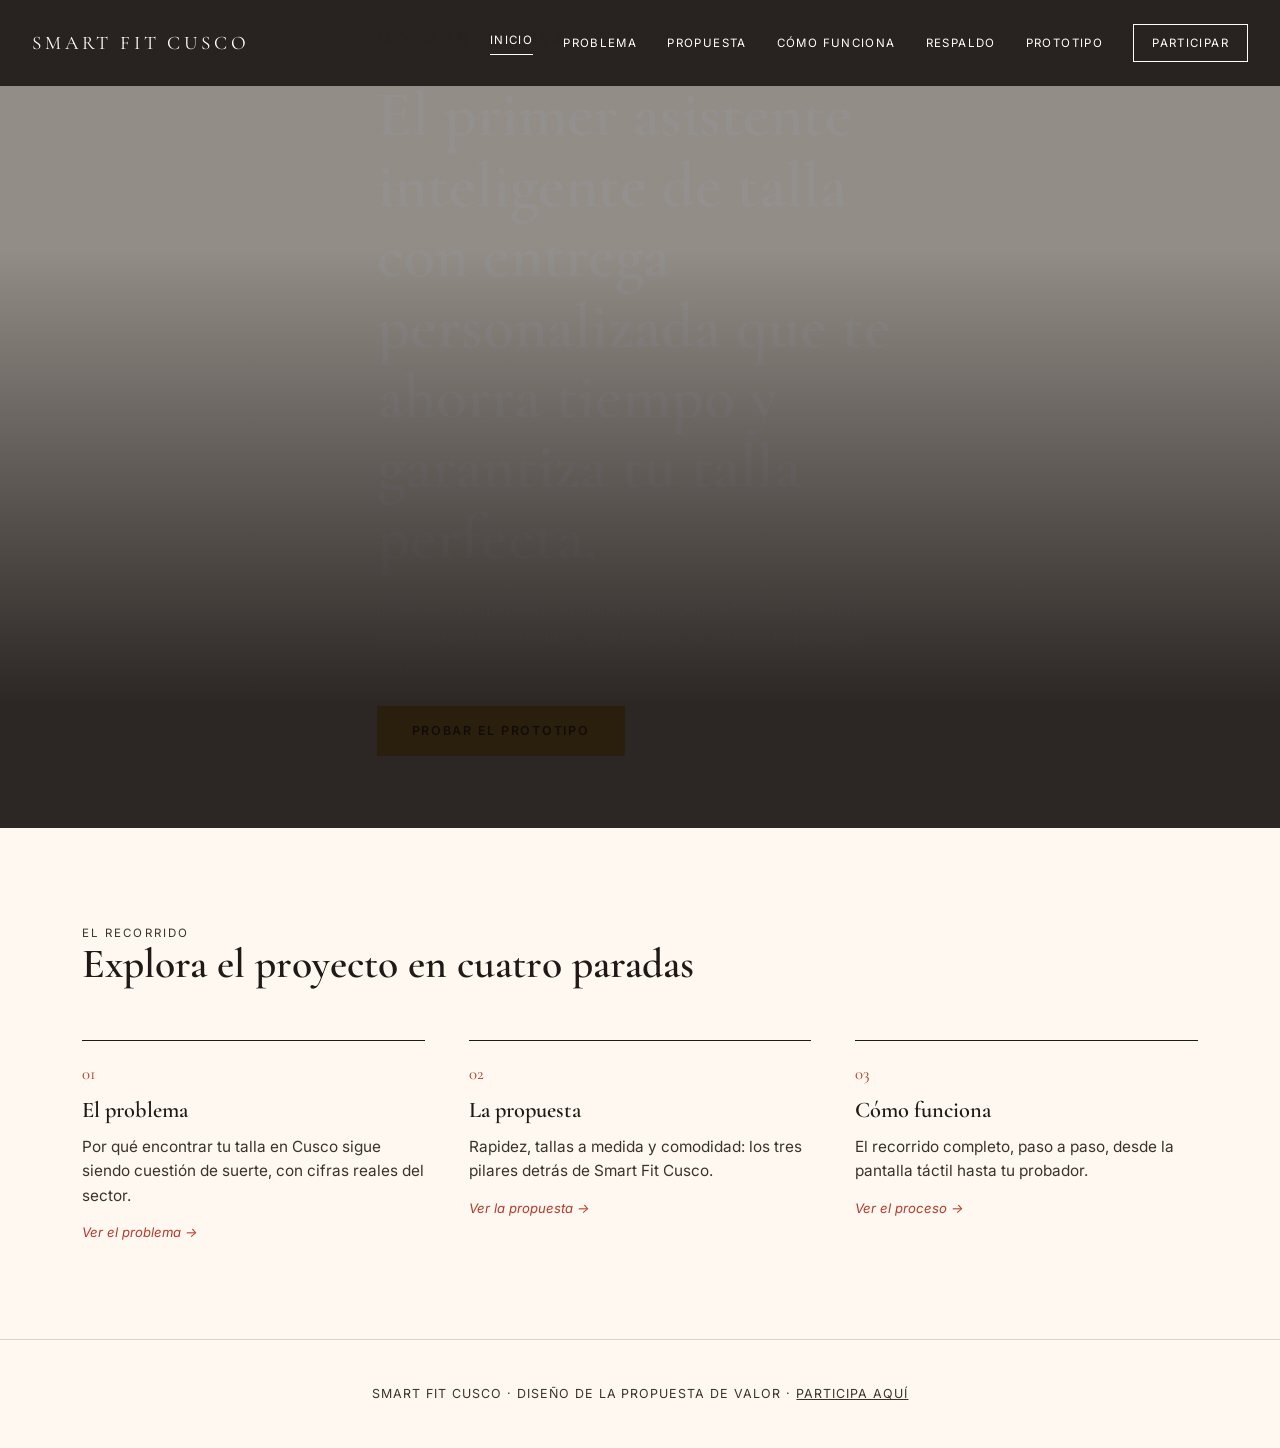
<file: index.html>
<!DOCTYPE html>
<html lang="es">
<head>
<meta charset="UTF-8">
<meta name="viewport" content="width=device-width, initial-scale=1">
<title>Smart Fit Cusco</title>
<link rel="preconnect" href="https://fonts.googleapis.com">
<link rel="preconnect" href="https://fonts.gstatic.com" crossorigin>
<link href="https://fonts.googleapis.com/css2?family=Cormorant+Garamond:ital,wght@0,400;0,600;1,400&family=Inter:wght@300;400;500;600&display=swap" rel="stylesheet">
<link rel="stylesheet" href="assets/style.css">
</head>
<body>

  <nav class="site-nav">
    <a class="logo" href="index.html">SMART FIT CUSCO</a>
    <button class="nav-toggle" aria-label="Abrir menú">☰</button>
    <div class="nav-links">
      <a href="index.html" class="active">Inicio</a>
      <a href="problema.html">Problema</a>
      <a href="propuesta.html">Propuesta</a>
      <a href="como-funciona.html">Cómo funciona</a>
      <a href="respaldo.html">Respaldo</a>
      <a href="prototipo.html">Prototipo</a>
      <a href="contacto.html" class="nav-cta">Participar</a>
    </div>
  </nav>

  <header class="hero" style="background-image:url('https://images.pexels.com/photos/1488470/pexels-photo-1488470.jpeg?cs=srgb&fm=jpg&w=1800')">
    <div class="wrap">
      <p class="label">Moda inclusiva · Cusco</p>
      <h1>El primer asistente inteligente de talla con entrega personalizada que te ahorra tiempo y garantiza tu talla perfecta.</h1>
      <p>Ingresas tus medidas, el sistema encuentra tu ajuste exacto en el catálogo disponible, y lo recibes ya listo en tu probador — de forma autónoma.</p>
      <a class="btn" href="prototipo.html">Probar el prototipo</a>
    </div>
  </header>

  <section class="block">
    <div class="wrap">
      <div class="block-head">
        <p class="label">El recorrido</p>
        <h2>Explora el proyecto en cuatro paradas</h2>
      </div>
      <div class="pilares-grid">
        <div class="pilar">
          <span class="num">01</span>
          <h3>El problema</h3>
          <p>Por qué encontrar tu talla en Cusco sigue siendo cuestión de suerte, con cifras reales del sector.</p>
          <p class="dato"><a href="problema.html" style="color:var(--wine);text-decoration:none;">Ver el problema →</a></p>
        </div>
        <div class="pilar">
          <span class="num">02</span>
          <h3>La propuesta</h3>
          <p>Rapidez, tallas a medida y comodidad: los tres pilares detrás de Smart Fit Cusco.</p>
          <p class="dato"><a href="propuesta.html" style="color:var(--wine);text-decoration:none;">Ver la propuesta →</a></p>
        </div>
        <div class="pilar">
          <span class="num">03</span>
          <h3>Cómo funciona</h3>
          <p>El recorrido completo, paso a paso, desde la pantalla táctil hasta tu probador.</p>
          <p class="dato"><a href="como-funciona.html" style="color:var(--wine);text-decoration:none;">Ver el proceso →</a></p>
        </div>
      </div>
    </div>
  </section>

  <footer>
    <div class="wrap">Smart Fit Cusco · Diseño de la Propuesta de Valor · <a href="contacto.html" style="color:inherit;">Participa aquí</a></div>
  </footer>

  <script src="assets/script.js"></script>
</body>
</html>
</file>
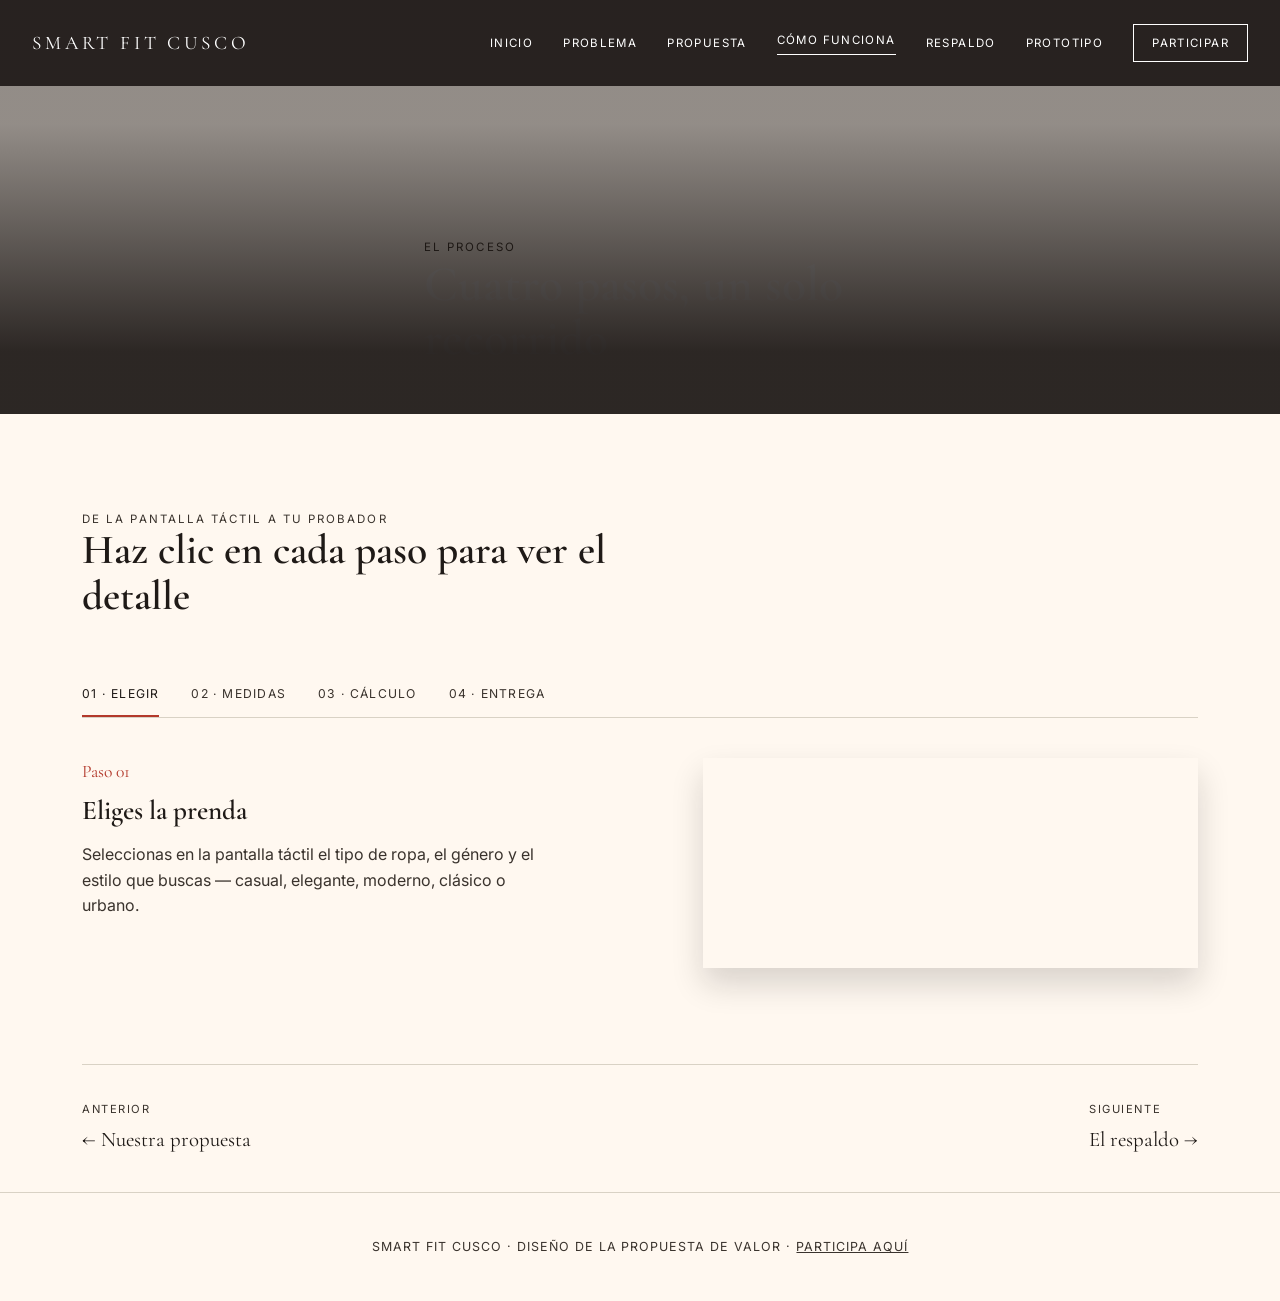
<file: como-funciona.html>
<!DOCTYPE html>
<html lang="es">
<head>
<meta charset="UTF-8">
<meta name="viewport" content="width=device-width, initial-scale=1">
<title>Cómo funciona — Smart Fit Cusco</title>
<link rel="preconnect" href="https://fonts.googleapis.com">
<link rel="preconnect" href="https://fonts.gstatic.com" crossorigin>
<link href="https://fonts.googleapis.com/css2?family=Cormorant+Garamond:ital,wght@0,400;0,600;1,400&family=Inter:wght@300;400;500;600&display=swap" rel="stylesheet">
<link rel="stylesheet" href="assets/style.css">
</head>
<body>

  <nav class="site-nav">
    <a class="logo" href="index.html">SMART FIT CUSCO</a>
    <button class="nav-toggle" aria-label="Abrir menú">☰</button>
    <div class="nav-links">
      <a href="index.html">Inicio</a>
      <a href="problema.html">Problema</a>
      <a href="propuesta.html">Propuesta</a>
      <a href="como-funciona.html" class="active">Cómo funciona</a>
      <a href="respaldo.html">Respaldo</a>
      <a href="prototipo.html">Prototipo</a>
      <a href="contacto.html" class="nav-cta">Participar</a>
    </div>
  </nav>

  <header class="page-header" style="background-image:url('https://images.pexels.com/photos/1488464/pexels-photo-1488464.jpeg?cs=srgb&fm=jpg&w=1800')">
    <div class="wrap">
      <p class="label">El proceso</p>
      <h1>Cuatro pasos, un solo recorrido</h1>
    </div>
  </header>

  <section class="block">
    <div class="wrap">
      <div class="block-head">
        <p class="label">De la pantalla táctil a tu probador</p>
        <h2>Haz clic en cada paso para ver el detalle</h2>
      </div>

      <div class="steps-nav">
        <button class="step-btn active" data-step="1">01 · Elegir</button>
        <button class="step-btn" data-step="2">02 · Medidas</button>
        <button class="step-btn" data-step="3">03 · Cálculo</button>
        <button class="step-btn" data-step="4">04 · Entrega</button>
      </div>

      <div class="steps-panel">

        <div class="step-detail active" data-step="1">
          <div class="step-top">
            <div class="step-copy">
              <p class="tag">Paso 01</p>
              <h3>Eliges la prenda</h3>
              <p>Seleccionas en la pantalla táctil el tipo de ropa, el género y el estilo que buscas — casual, elegante, moderno, clásico o urbano.</p>
            </div>
            <div class="step-photo" style="background-image:url('https://images.pexels.com/photos/1488467/pexels-photo-1488467.jpeg?cs=srgb&fm=jpg&w=900')"></div>
          </div>
        </div>

        <div class="step-detail" data-step="2">
          <div class="step-top">
            <div class="step-copy">
              <p class="tag">Paso 02</p>
              <h3>Ingresas tus medidas</h3>
              <p>Estatura, pecho, cintura y cadera. Nadie más necesita intervenir ni adivinar tu talla por ti.</p>
            </div>
            <div class="step-photo" style="background-image:url('https://images.pexels.com/photos/33078824/pexels-photo-33078824/free-photo-of-tailor-focused-on-sewing-project-in-workshop.jpeg?w=900')"></div>
          </div>

          <div class="size-table-wrap">
            <table class="size-table">
              <thead>
                <tr><th>Talla</th><th>Altura (cm)</th><th>Pecho (cm)</th><th>Cintura (cm)</th><th>Cadera (cm)</th></tr>
              </thead>
              <tbody>
                <tr><td>S</td><td>155–165</td><td>86–91</td><td>70–75</td><td>92–97</td></tr>
                <tr><td>M</td><td>155–170</td><td>92–97</td><td>76–82</td><td>98–104</td></tr>
                <tr><td>L</td><td>158–172</td><td>98–105</td><td>83–90</td><td>105–112</td></tr>
                <tr><td>XL</td><td>158–174</td><td>106–113</td><td>91–99</td><td>113–121</td></tr>
                <tr><td>XXL</td><td>160–176</td><td>114–122</td><td>100–109</td><td>122–130</td></tr>
                <tr><td>XXL+</td><td>160–178</td><td>123+</td><td>110+</td><td>131+</td></tr>
              </tbody>
            </table>
            <p class="table-note">Medidas de referencia — el sistema real ajusta automáticamente según la marca y el corte de cada prenda.</p>
          </div>
        </div>

        <div class="step-detail" data-step="3">
          <div class="step-top">
            <div class="step-copy">
              <p class="tag">Paso 03</p>
              <h3>El sistema calcula tu ajuste</h3>
              <p>Un motor de coincidencia cruza tus medidas con el inventario disponible y prioriza las prendas con ajuste exacto y stock real, en segundos. Prueba el cálculo real aquí abajo:</p>
            </div>
            <div class="step-photo" style="background-image:url('https://images.pexels.com/photos/33078826/pexels-photo-33078826/free-photo-of-tailor-meticulously-crafting-garments-in-workshop.jpeg?w=900')"></div>
          </div>

          <div class="calc-box">
            <div class="calc-inputs">
              <div class="calc-field"><label for="c-altura">Altura (cm)</label><input type="number" id="c-altura" placeholder="165"></div>
              <div class="calc-field"><label for="c-pecho">Pecho (cm)</label><input type="number" id="c-pecho" placeholder="98"></div>
              <div class="calc-field"><label for="c-cintura">Cintura (cm)</label><input type="number" id="c-cintura" placeholder="84"></div>
              <div class="calc-field"><label for="c-cadera">Cadera (cm)</label><input type="number" id="c-cadera" placeholder="106"></div>
            </div>
            <button type="button" class="btn calc-btn" id="calc-btn">Calcular mi talla</button>
            <div class="calc-result" id="calc-result" aria-live="polite"></div>
          </div>
        </div>

        <div class="step-detail" data-step="4">
          <div class="step-top">
            <div class="step-copy">
              <p class="tag">Paso 04</p>
              <h3>La recibes en tu probador</h3>
              <p>Se genera una alerta automática al personal de tienda, que deja la prenda lista en tu probador asignado en minutos.</p>
            </div>
            <div class="step-photo" style="background-image:url('https://images.pexels.com/photos/1488463/pexels-photo-1488463.jpeg?cs=srgb&fm=jpg&w=900')"></div>
          </div>

          <div class="delivery-box">
            <div class="delivery-steps" id="delivery-steps">
              <div class="d-step" data-d="1"><span class="d-dot"></span>Pedido confirmado</div>
              <div class="d-step" data-d="2"><span class="d-dot"></span>Preparando en tienda</div>
              <div class="d-step" data-d="3"><span class="d-dot"></span>Listo en tu probador</div>
            </div>
            <button type="button" class="btn" id="delivery-btn">Simular mi pedido</button>
            <p class="delivery-note" id="delivery-note"></p>
          </div>
        </div>

      </div>
    </div>
  </section>

  <div class="wrap">
    <div class="next-strip">
      <a href="propuesta.html"><span>Anterior</span>← Nuestra propuesta</a>
      <a href="respaldo.html"><span>Siguiente</span>El respaldo →</a>
    </div>
  </div>

  <footer>
    <div class="wrap">Smart Fit Cusco · Diseño de la Propuesta de Valor · <a href="contacto.html" style="color:inherit;">Participa aquí</a></div>
  </footer>

  <script src="assets/script.js"></script>
</body>
</html>
</file>
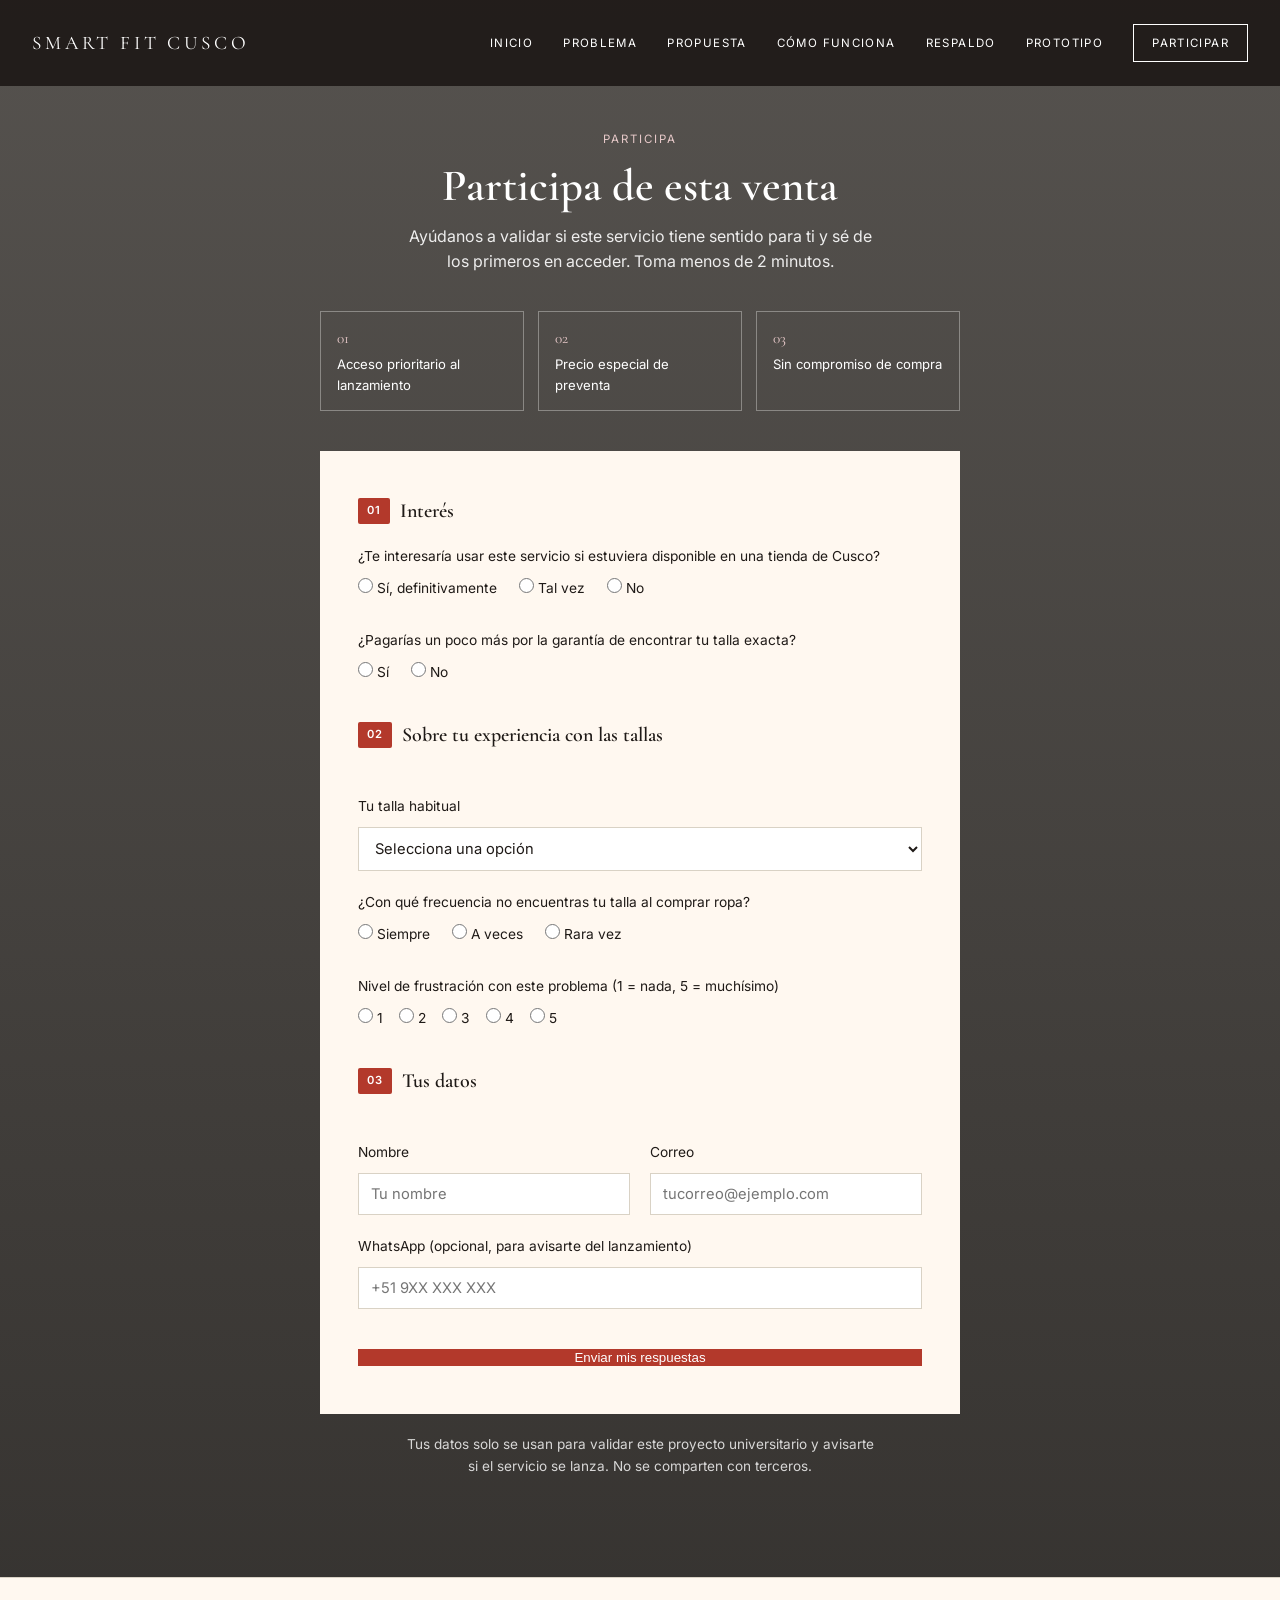
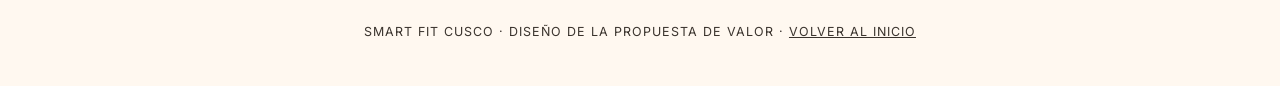
<file: contacto.html>
<!DOCTYPE html>
<html lang="es">
<head>
<meta charset="UTF-8">
<meta name="viewport" content="width=device-width, initial-scale=1">
<title>Participa — Smart Fit Cusco</title>
<link rel="preconnect" href="https://fonts.googleapis.com">
<link rel="preconnect" href="https://fonts.gstatic.com" crossorigin>
<link href="https://fonts.googleapis.com/css2?family=Cormorant+Garamond:ital,wght@0,400;0,600;1,400&family=Inter:wght@300;400;500;600&display=swap" rel="stylesheet">
<link rel="stylesheet" href="assets/style.css">
</head>
<body>

  <nav class="site-nav">
    <a class="logo" href="index.html">SMART FIT CUSCO</a>
    <button class="nav-toggle" aria-label="Abrir menú">☰</button>
    <div class="nav-links">
      <a href="index.html">Inicio</a>
      <a href="problema.html">Problema</a>
      <a href="propuesta.html">Propuesta</a>
      <a href="como-funciona.html">Cómo funciona</a>
      <a href="respaldo.html">Respaldo</a>
      <a href="prototipo.html">Prototipo</a>
      <a href="contacto.html" class="nav-cta active">Participar</a>
    </div>
  </nav>

  <section class="formulario" style="background-image:url('https://images.pexels.com/photos/1488464/pexels-photo-1488464.jpeg?cs=srgb&fm=jpg&w=1800')">
    <div class="wrap">
      <p class="label">Participa</p>
      <h1>Participa de esta venta</h1>
      <p class="lead">Ayúdanos a validar si este servicio tiene sentido para ti y sé de los primeros en acceder. Toma menos de 2 minutos.</p>

      <div class="benef-row">
        <div class="benef-item"><span>01</span>Acceso prioritario al lanzamiento</div>
        <div class="benef-item"><span>02</span>Precio especial de preventa</div>
        <div class="benef-item"><span>03</span>Sin compromiso de compra</div>
      </div>

      <div class="form-shell">
        <!--
          Este formulario envía las respuestas con Formspree (gratis, sin código).
          Para activarlo:
          1. Entra a https://formspree.io y crea una cuenta gratuita con tu correo.
          2. Crea un nuevo formulario ("New Form") y copia el endpoint que te dan (algo como https://formspree.io/f/xxxxxxx).
          3. Reemplaza PEGA_AQUI_TU_ENDPOINT_DE_FORMSPREE en el atributo action de abajo por ese link.
          4. Formspree te pedirá confirmar tu correo la primera vez que llegue una respuesta de prueba — dale "confirmar".
          A partir de ahí, cada envío te llega directo al correo y también queda guardado en tu panel de Formspree.
        -->
        <form class="native-form" action="PEGA_AQUI_TU_ENDPOINT_DE_FORMSPREE" method="POST">

          <fieldset class="form-block">
            <legend><span class="fb-num">01</span> Interés</legend>
            <div class="field">
              <label>¿Te interesaría usar este servicio si estuviera disponible en una tienda de Cusco?</label>
              <div class="radio-group">
                <label class="radio-option"><input type="radio" name="interes" value="Si, definitivamente" required> Sí, definitivamente</label>
                <label class="radio-option"><input type="radio" name="interes" value="Tal vez"> Tal vez</label>
                <label class="radio-option"><input type="radio" name="interes" value="No"> No</label>
              </div>
            </div>
            <div class="field">
              <label>¿Pagarías un poco más por la garantía de encontrar tu talla exacta?</label>
              <div class="radio-group">
                <label class="radio-option"><input type="radio" name="pagaria_mas" value="Si" required> Sí</label>
                <label class="radio-option"><input type="radio" name="pagaria_mas" value="No"> No</label>
              </div>
            </div>
          </fieldset>

          <fieldset class="form-block">
            <legend><span class="fb-num">02</span> Sobre tu experiencia con las tallas</legend>
            <div class="field">
              <label for="talla">Tu talla habitual</label>
              <select id="talla" name="talla_habitual" required>
                <option value="" disabled selected>Selecciona una opción</option>
                <option>XS</option><option>S</option><option>M</option>
                <option>L</option><option>XL</option><option>XXL</option><option>XXL+</option>
              </select>
            </div>
            <div class="field">
              <label>¿Con qué frecuencia no encuentras tu talla al comprar ropa?</label>
              <div class="radio-group">
                <label class="radio-option"><input type="radio" name="frecuencia" value="Siempre" required> Siempre</label>
                <label class="radio-option"><input type="radio" name="frecuencia" value="A veces"> A veces</label>
                <label class="radio-option"><input type="radio" name="frecuencia" value="Rara vez"> Rara vez</label>
              </div>
            </div>
            <div class="field">
              <label>Nivel de frustración con este problema (1 = nada, 5 = muchísimo)</label>
              <div class="radio-group scale">
                <label class="radio-option"><input type="radio" name="frustracion" value="1" required> 1</label>
                <label class="radio-option"><input type="radio" name="frustracion" value="2"> 2</label>
                <label class="radio-option"><input type="radio" name="frustracion" value="3"> 3</label>
                <label class="radio-option"><input type="radio" name="frustracion" value="4"> 4</label>
                <label class="radio-option"><input type="radio" name="frustracion" value="5"> 5</label>
              </div>
            </div>
          </fieldset>

          <fieldset class="form-block">
            <legend><span class="fb-num">03</span> Tus datos</legend>
            <div class="field-row">
              <div class="field">
                <label for="nombre">Nombre</label>
                <input type="text" id="nombre" name="nombre" placeholder="Tu nombre" required>
              </div>
              <div class="field">
                <label for="correo">Correo</label>
                <input type="email" id="correo" name="correo" placeholder="tucorreo@ejemplo.com" required>
              </div>
            </div>
            <div class="field">
              <label for="whatsapp">WhatsApp (opcional, para avisarte del lanzamiento)</label>
              <input type="tel" id="whatsapp" name="whatsapp" placeholder="+51 9XX XXX XXX">
            </div>
          </fieldset>

          <button type="submit" class="btn submit-btn">Enviar mis respuestas</button>
        </form>
      </div>

      <p class="form-note">Tus datos solo se usan para validar este proyecto universitario y avisarte si el servicio se lanza. No se comparten con terceros.</p>
    </div>
  </section>

  <footer>
    <div class="wrap">Smart Fit Cusco · Diseño de la Propuesta de Valor · <a href="index.html" style="color:inherit;">Volver al inicio</a></div>
  </footer>

  <script src="assets/script.js"></script>
</body>
</html>
</file>
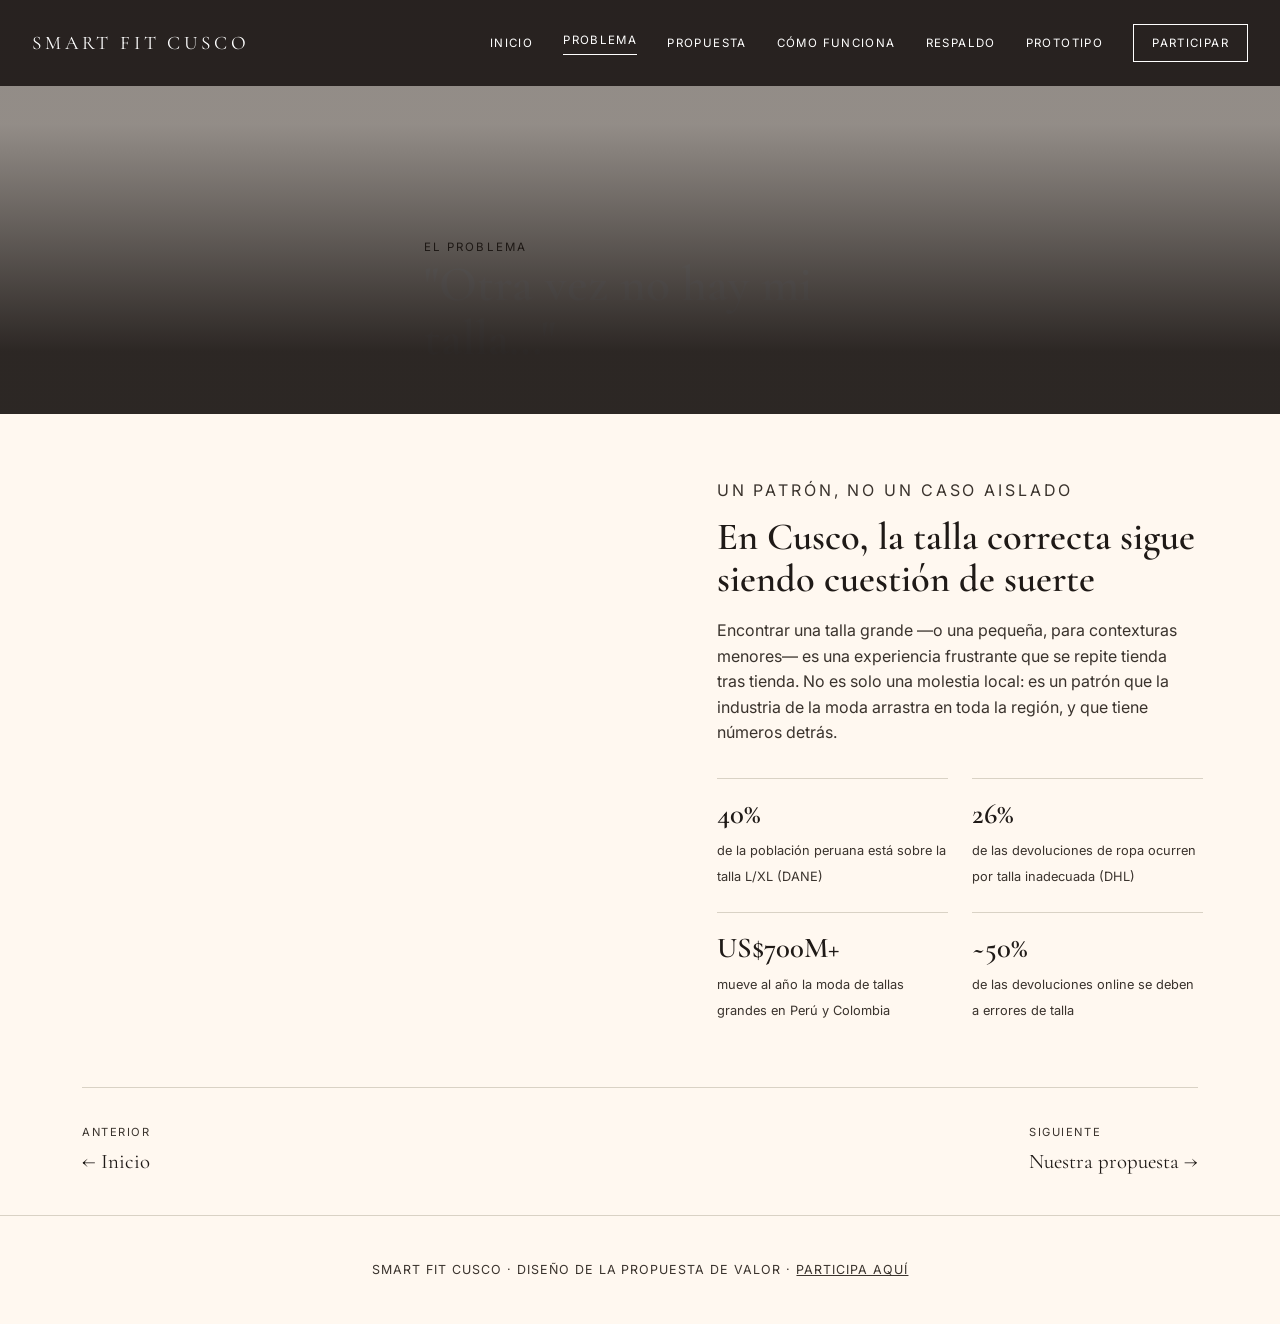
<file: problema.html>
<!DOCTYPE html>
<html lang="es">
<head>
<meta charset="UTF-8">
<meta name="viewport" content="width=device-width, initial-scale=1">
<title>El problema — Smart Fit Cusco</title>
<link rel="preconnect" href="https://fonts.googleapis.com">
<link rel="preconnect" href="https://fonts.gstatic.com" crossorigin>
<link href="https://fonts.googleapis.com/css2?family=Cormorant+Garamond:ital,wght@0,400;0,600;1,400&family=Inter:wght@300;400;500;600&display=swap" rel="stylesheet">
<link rel="stylesheet" href="assets/style.css">
</head>
<body>

  <nav class="site-nav">
    <a class="logo" href="index.html">SMART FIT CUSCO</a>
    <button class="nav-toggle" aria-label="Abrir menú">☰</button>
    <div class="nav-links">
      <a href="index.html">Inicio</a>
      <a href="problema.html" class="active">Problema</a>
      <a href="propuesta.html">Propuesta</a>
      <a href="como-funciona.html">Cómo funciona</a>
      <a href="respaldo.html">Respaldo</a>
      <a href="prototipo.html">Prototipo</a>
      <a href="contacto.html" class="nav-cta">Participar</a>
    </div>
  </nav>

  <header class="page-header" style="background-image:url('https://images.pexels.com/photos/1488467/pexels-photo-1488467.jpeg?cs=srgb&fm=jpg&w=1800')">
    <div class="wrap">
      <p class="label">El problema</p>
      <h1>"Otra vez no hay mi talla…"</h1>
    </div>
  </header>

  <section class="split">
    <div class="media" style="background-image:url('https://images.pexels.com/photos/1488463/pexels-photo-1488463.jpeg?cs=srgb&fm=jpg&w=1200')"></div>
    <div class="content">
      <p class="label">Un patrón, no un caso aislado</p>
      <h2>En Cusco, la talla correcta sigue siendo cuestión de suerte</h2>
      <p>Encontrar una talla grande —o una pequeña, para contexturas menores— es una experiencia frustrante que se repite tienda tras tienda. No es solo una molestia local: es un patrón que la industria de la moda arrastra en toda la región, y que tiene números detrás.</p>
      <div class="stats-row">
        <div><b>40%</b><span>de la población peruana está sobre la talla L/XL (DANE)</span></div>
        <div><b>26%</b><span>de las devoluciones de ropa ocurren por talla inadecuada (DHL)</span></div>
        <div><b>US$700M+</b><span>mueve al año la moda de tallas grandes en Perú y Colombia</span></div>
        <div><b>~50%</b><span>de las devoluciones online se deben a errores de talla</span></div>
      </div>
    </div>
  </section>

  <div class="wrap">
    <div class="next-strip">
      <a href="index.html"><span>Anterior</span>← Inicio</a>
      <a href="propuesta.html"><span>Siguiente</span>Nuestra propuesta →</a>
    </div>
  </div>

  <footer>
    <div class="wrap">Smart Fit Cusco · Diseño de la Propuesta de Valor · <a href="contacto.html" style="color:inherit;">Participa aquí</a></div>
  </footer>

  <script src="assets/script.js"></script>
</body>
</html>
</file>
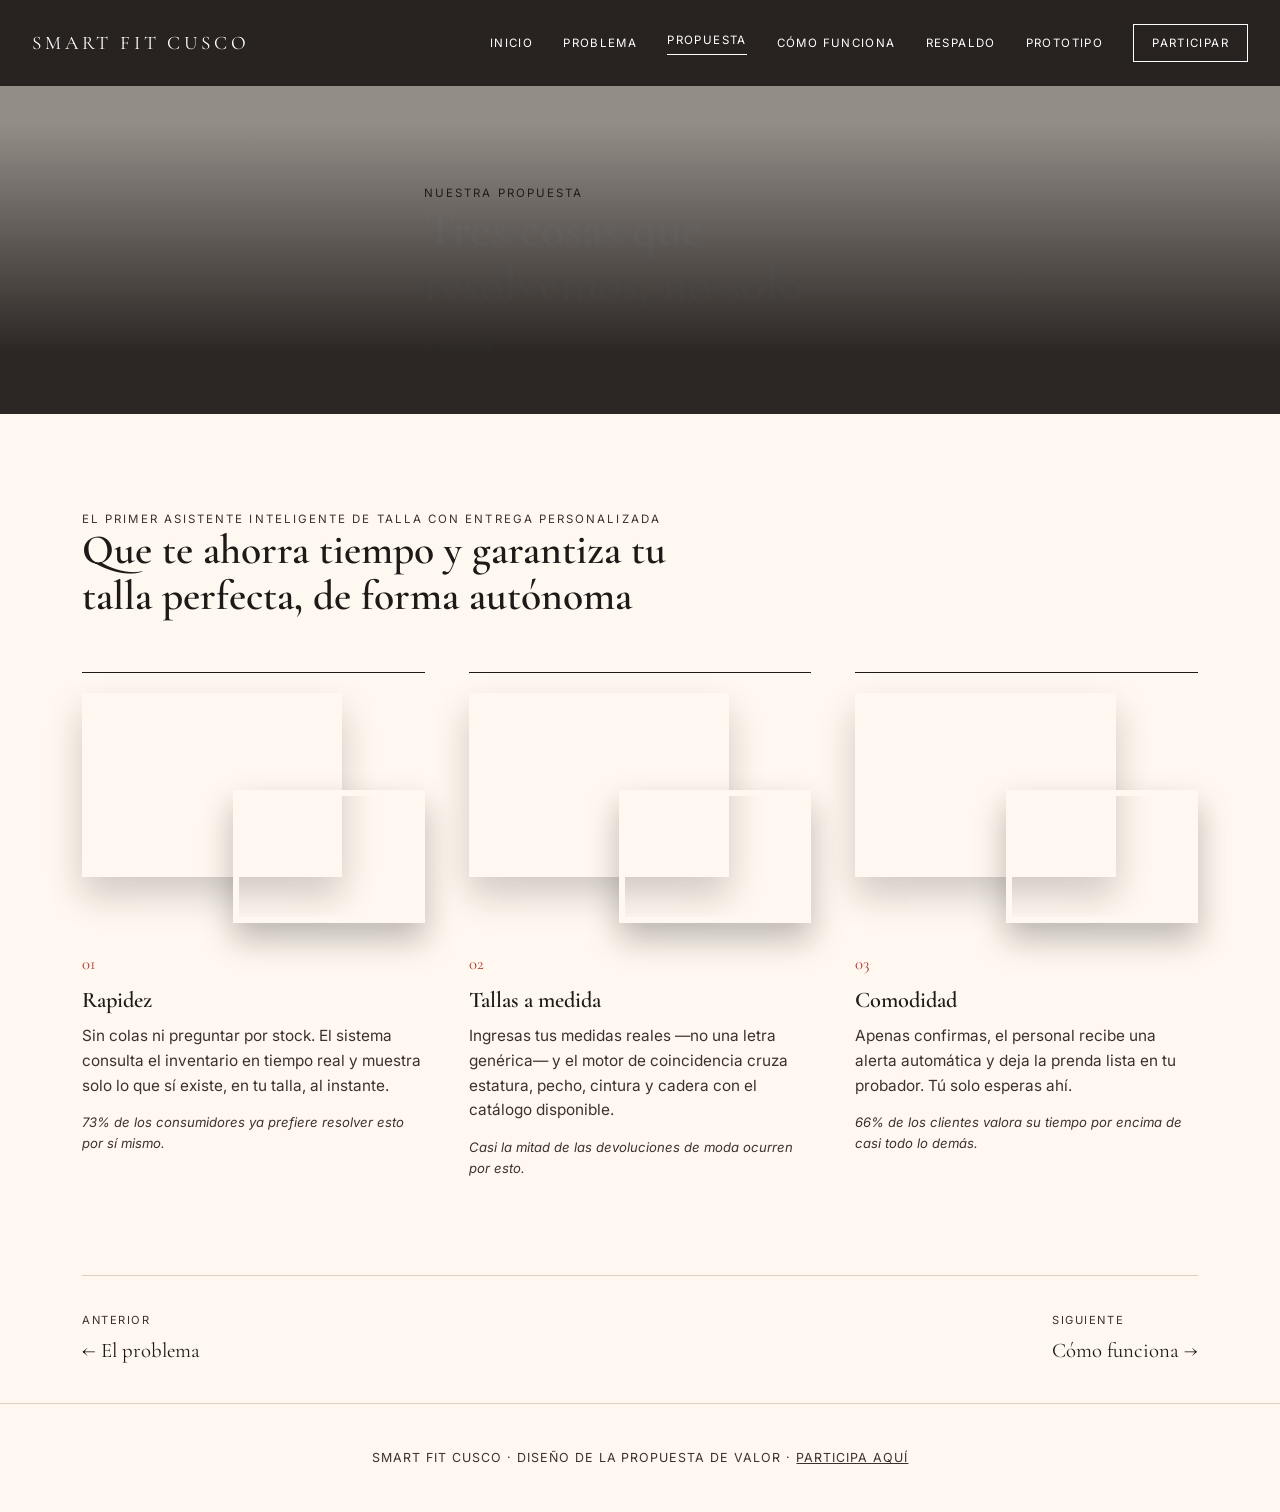
<file: propuesta.html>
<!DOCTYPE html>
<html lang="es">
<head>
<meta charset="UTF-8">
<meta name="viewport" content="width=device-width, initial-scale=1">
<title>Propuesta de valor — Smart Fit Cusco</title>
<link rel="preconnect" href="https://fonts.googleapis.com">
<link rel="preconnect" href="https://fonts.gstatic.com" crossorigin>
<link href="https://fonts.googleapis.com/css2?family=Cormorant+Garamond:ital,wght@0,400;0,600;1,400&family=Inter:wght@300;400;500;600&display=swap" rel="stylesheet">
<link rel="stylesheet" href="assets/style.css">
</head>
<body>

  <nav class="site-nav">
    <a class="logo" href="index.html">SMART FIT CUSCO</a>
    <button class="nav-toggle" aria-label="Abrir menú">☰</button>
    <div class="nav-links">
      <a href="index.html">Inicio</a>
      <a href="problema.html">Problema</a>
      <a href="propuesta.html" class="active">Propuesta</a>
      <a href="como-funciona.html">Cómo funciona</a>
      <a href="respaldo.html">Respaldo</a>
      <a href="prototipo.html">Prototipo</a>
      <a href="contacto.html" class="nav-cta">Participar</a>
    </div>
  </nav>

  <header class="page-header" style="background-image:url('https://images.pexels.com/photos/1488463/pexels-photo-1488463.jpeg?cs=srgb&fm=jpg&w=1800')">
    <div class="wrap">
      <p class="label">Nuestra propuesta</p>
      <h1>Tres cosas que resolvemos, no solo una</h1>
    </div>
  </header>

  <section class="block">
    <div class="wrap">
      <div class="block-head">
        <p class="label">El primer asistente inteligente de talla con entrega personalizada</p>
        <h2>Que te ahorra tiempo y garantiza tu talla perfecta, de forma autónoma</h2>
      </div>
      <div class="pilares-grid">
        <div class="pilar">
          <div class="image-duo">
            <div class="img-back" style="background-image:url('https://images.pexels.com/photos/1488463/pexels-photo-1488463.jpeg?cs=srgb&fm=jpg&w=900')"></div>
            <div class="img-front" style="background-image:url('https://images.pexels.com/photos/1488467/pexels-photo-1488467.jpeg?cs=srgb&fm=jpg&w=700')"></div>
          </div>
          <span class="num">01</span>
          <h3>Rapidez</h3>
          <p>Sin colas ni preguntar por stock. El sistema consulta el inventario en tiempo real y muestra solo lo que sí existe, en tu talla, al instante.</p>
          <p class="dato">73% de los consumidores ya prefiere resolver esto por sí mismo.</p>
        </div>
        <div class="pilar">
          <div class="image-duo">
            <div class="img-back" style="background-image:url('https://images.pexels.com/photos/33078826/pexels-photo-33078826/free-photo-of-tailor-meticulously-crafting-garments-in-workshop.jpeg?w=900')"></div>
            <div class="img-front" style="background-image:url('https://images.pexels.com/photos/33078824/pexels-photo-33078824/free-photo-of-tailor-focused-on-sewing-project-in-workshop.jpeg?w=700')"></div>
          </div>
          <span class="num">02</span>
          <h3>Tallas a medida</h3>
          <p>Ingresas tus medidas reales —no una letra genérica— y el motor de coincidencia cruza estatura, pecho, cintura y cadera con el catálogo disponible.</p>
          <p class="dato">Casi la mitad de las devoluciones de moda ocurren por esto.</p>
        </div>
        <div class="pilar">
          <div class="image-duo">
            <div class="img-back" style="background-image:url('https://images.pexels.com/photos/1488470/pexels-photo-1488470.jpeg?cs=srgb&fm=jpg&w=900')"></div>
            <div class="img-front" style="background-image:url('https://images.pexels.com/photos/1488464/pexels-photo-1488464.jpeg?cs=srgb&fm=jpg&w=700')"></div>
          </div>
          <span class="num">03</span>
          <h3>Comodidad</h3>
          <p>Apenas confirmas, el personal recibe una alerta automática y deja la prenda lista en tu probador. Tú solo esperas ahí.</p>
          <p class="dato">66% de los clientes valora su tiempo por encima de casi todo lo demás.</p>
        </div>
      </div>
    </div>
  </section>

  <div class="wrap">
    <div class="next-strip">
      <a href="problema.html"><span>Anterior</span>← El problema</a>
      <a href="como-funciona.html"><span>Siguiente</span>Cómo funciona →</a>
    </div>
  </div>

  <footer>
    <div class="wrap">Smart Fit Cusco · Diseño de la Propuesta de Valor · <a href="contacto.html" style="color:inherit;">Participa aquí</a></div>
  </footer>

  <script src="assets/script.js"></script>
</body>
</html>
</file>
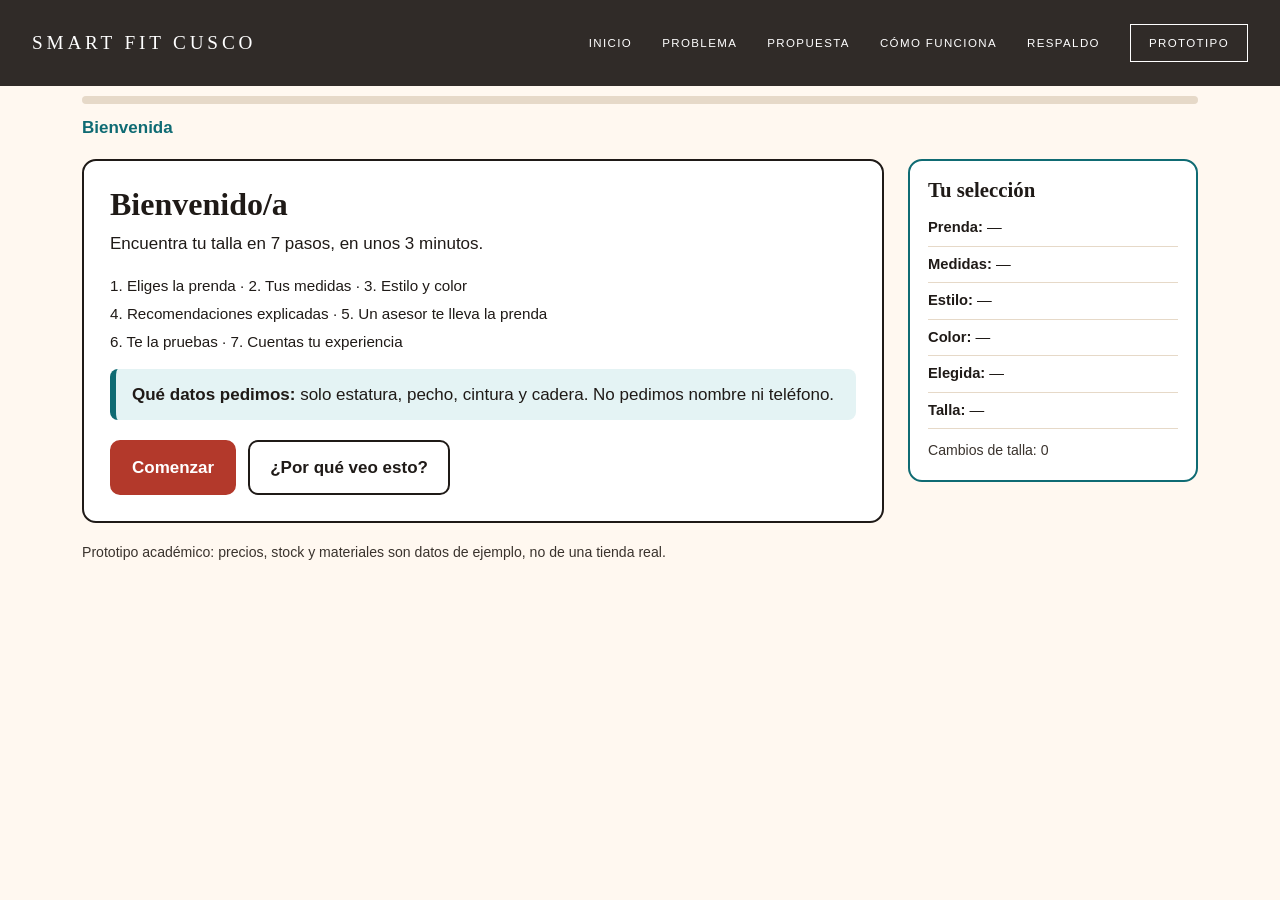
<file: prototipo.html>
<!DOCTYPE html>
<html lang="es">
<head>
<meta charset="UTF-8">
<meta name="viewport" content="width=device-width, initial-scale=1">
<title>Prototipo — Smart Fit Cusco</title>
<link rel="stylesheet" href="assets/style.css">
<link rel="stylesheet" href="assets/prototipo.css">
</head>
<body class="proto">
  <nav class="site-nav">
    <a class="logo" href="index.html">SMART FIT CUSCO</a>
    <button class="nav-toggle" aria-label="Abrir menú">☰</button>
    <div class="nav-links">
      <a href="index.html">Inicio</a>
      <a href="problema.html">Problema</a>
      <a href="propuesta.html">Propuesta</a>
      <a href="como-funciona.html">Cómo funciona</a>
      <a href="respaldo.html">Respaldo</a>
      <a href="prototipo.html" class="nav-cta active">Prototipo</a>
    </div>
  </nav>
  <main class="wrap pmain">
    <div class="pbar" aria-hidden="true"><div id="bar"></div></div>
    <p id="steplabel" class="steplabel"></p>
    <div class="layout">
      <section id="stage" aria-live="polite"></section>
      <aside id="panel"></aside>
    </div>
    <p class="demo-note">Prototipo académico: precios, stock y materiales son datos de ejemplo, no de una tienda real.</p>
  </main>
  <script src="assets/script.js"></script>
  <script src="assets/config.js"></script>
  <script src="assets/app.js"></script>
</body>
</html>
</file>
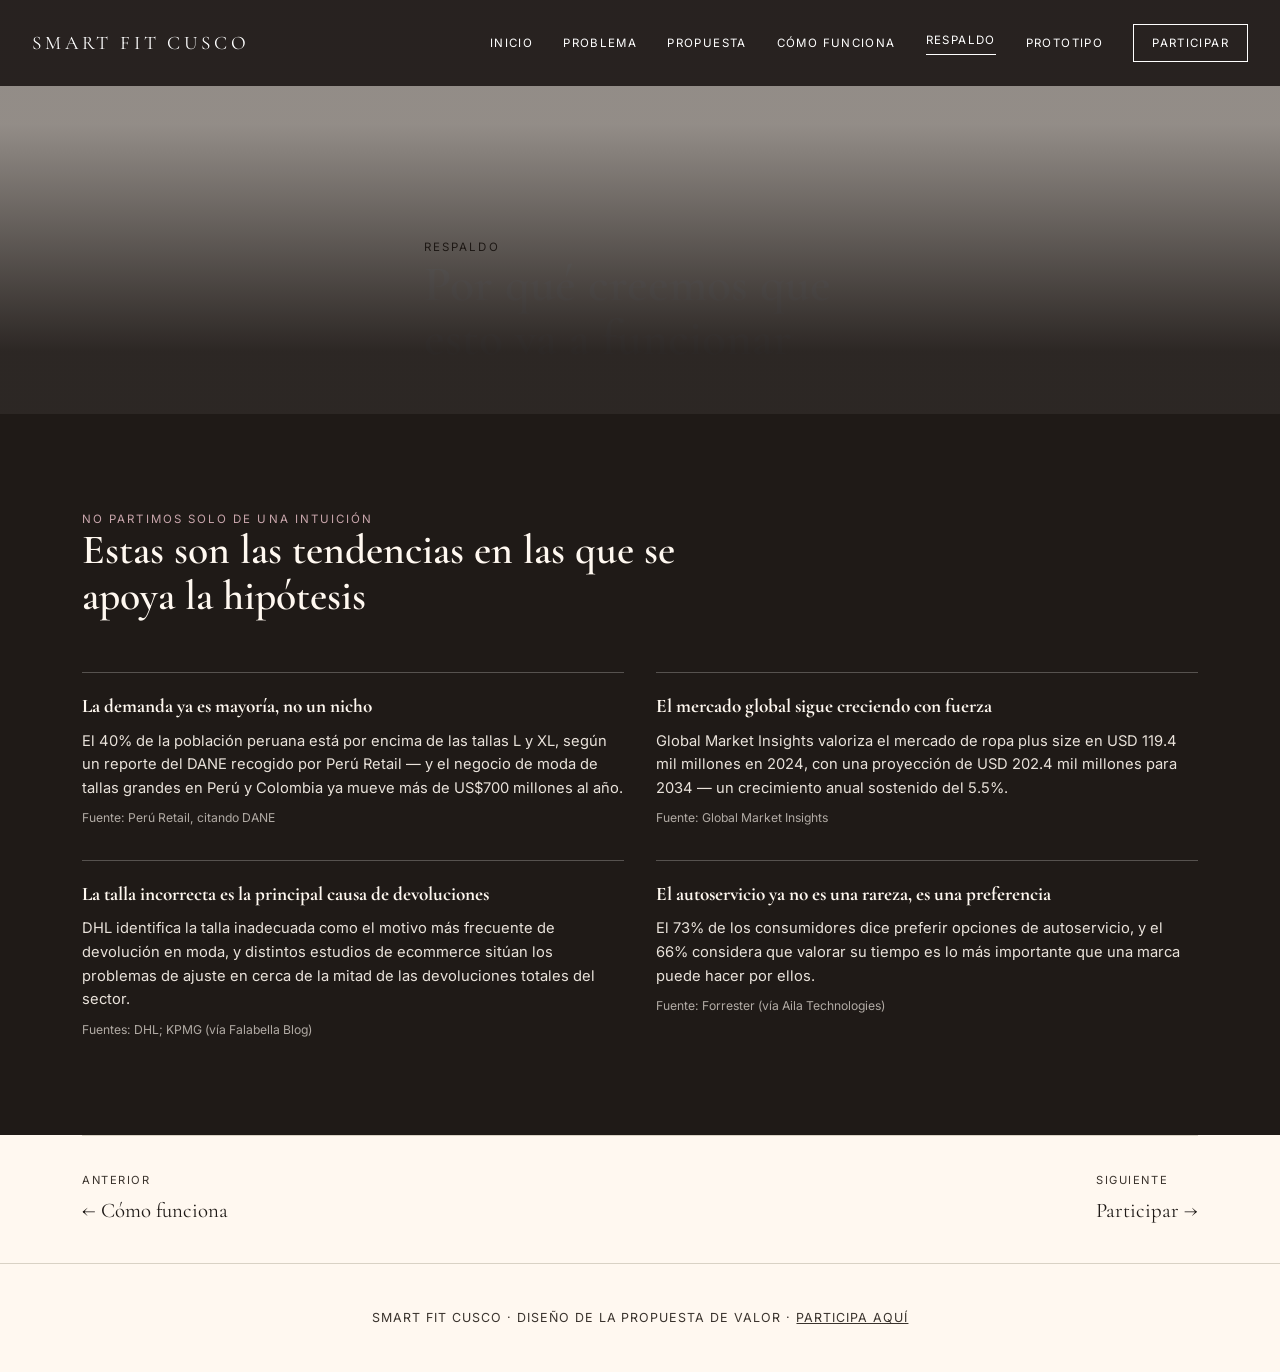
<file: respaldo.html>
<!DOCTYPE html>
<html lang="es">
<head>
<meta charset="UTF-8">
<meta name="viewport" content="width=device-width, initial-scale=1">
<title>Respaldo — Smart Fit Cusco</title>
<link rel="preconnect" href="https://fonts.googleapis.com">
<link rel="preconnect" href="https://fonts.gstatic.com" crossorigin>
<link href="https://fonts.googleapis.com/css2?family=Cormorant+Garamond:ital,wght@0,400;0,600;1,400&family=Inter:wght@300;400;500;600&display=swap" rel="stylesheet">
<link rel="stylesheet" href="assets/style.css">
</head>
<body>

  <nav class="site-nav">
    <a class="logo" href="index.html">SMART FIT CUSCO</a>
    <button class="nav-toggle" aria-label="Abrir menú">☰</button>
    <div class="nav-links">
      <a href="index.html">Inicio</a>
      <a href="problema.html">Problema</a>
      <a href="propuesta.html">Propuesta</a>
      <a href="como-funciona.html">Cómo funciona</a>
      <a href="respaldo.html" class="active">Respaldo</a>
      <a href="prototipo.html">Prototipo</a>
      <a href="contacto.html" class="nav-cta">Participar</a>
    </div>
  </nav>

  <header class="page-header" style="background-image:url('https://images.pexels.com/photos/1488470/pexels-photo-1488470.jpeg?cs=srgb&fm=jpg&w=1800')">
    <div class="wrap">
      <p class="label">Respaldo</p>
      <h1>Por qué creemos que esto va a funcionar</h1>
    </div>
  </header>

  <section class="block dark">
    <div class="wrap">
      <div class="block-head">
        <p class="label">No partimos solo de una intuición</p>
        <h2>Estas son las tendencias en las que se apoya la hipótesis</h2>
      </div>
      <div class="fuentes">
        <div class="fuente">
          <h4>La demanda ya es mayoría, no un nicho</h4>
          <p>El 40% de la población peruana está por encima de las tallas L y XL, según un reporte del DANE recogido por Perú Retail — y el negocio de moda de tallas grandes en Perú y Colombia ya mueve más de US$700 millones al año.</p>
          <cite>Fuente: Perú Retail, citando DANE</cite>
        </div>
        <div class="fuente">
          <h4>El mercado global sigue creciendo con fuerza</h4>
          <p>Global Market Insights valoriza el mercado de ropa plus size en USD 119.4 mil millones en 2024, con una proyección de USD 202.4 mil millones para 2034 — un crecimiento anual sostenido del 5.5%.</p>
          <cite>Fuente: Global Market Insights</cite>
        </div>
        <div class="fuente">
          <h4>La talla incorrecta es la principal causa de devoluciones</h4>
          <p>DHL identifica la talla inadecuada como el motivo más frecuente de devolución en moda, y distintos estudios de ecommerce sitúan los problemas de ajuste en cerca de la mitad de las devoluciones totales del sector.</p>
          <cite>Fuentes: DHL; KPMG (vía Falabella Blog)</cite>
        </div>
        <div class="fuente">
          <h4>El autoservicio ya no es una rareza, es una preferencia</h4>
          <p>El 73% de los consumidores dice preferir opciones de autoservicio, y el 66% considera que valorar su tiempo es lo más importante que una marca puede hacer por ellos.</p>
          <cite>Fuente: Forrester (vía Aila Technologies)</cite>
        </div>
      </div>
    </div>
  </section>

  <div class="wrap">
    <div class="next-strip">
      <a href="como-funciona.html"><span>Anterior</span>← Cómo funciona</a>
      <a href="contacto.html"><span>Siguiente</span>Participar →</a>
    </div>
  </div>

  <footer>
    <div class="wrap">Smart Fit Cusco · Diseño de la Propuesta de Valor · <a href="contacto.html" style="color:inherit;">Participa aquí</a></div>
  </footer>

  <script src="assets/script.js"></script>
</body>
</html>
</file>
<file: assets/style.css>
:root{
  --ink:#141210;
  --paper:#faf8f5;
  --stone:#efebe4;
  --line:#d9d2c5;
  --wine:#5c1a2b;
  --muted:#6b6357;
}
*{box-sizing:border-box;margin:0;padding:0;}
html{scroll-behavior:smooth;}
body{
  font-family:'Inter',sans-serif;
  font-weight:300;
  background:var(--paper);
  color:var(--ink);
  line-height:1.6;
  font-size:16px;
}
h1,h2,h3{font-family:'Cormorant Garamond',serif;font-weight:600;line-height:1.1;}
.wrap{max-width:1180px;margin:0 auto;padding:0 32px;}
img{max-width:100%;display:block;}
.label{font-size:.72rem;letter-spacing:.18em;text-transform:uppercase;color:var(--muted);}
a.btn{
  display:inline-block;border:1px solid currentColor;color:inherit;text-decoration:none;
  padding:14px 34px;font-size:.78rem;letter-spacing:.14em;text-transform:uppercase;
  transition:background .25s,color .25s;
}
a.btn:hover{background:var(--ink);color:var(--paper);}

/* NAV */
.site-nav{
  position:fixed;top:0;left:0;right:0;z-index:100;
  display:flex;justify-content:space-between;align-items:center;
  padding:24px 32px;color:#fff;background:transparent;
  transition:background .3s,padding .3s,color .3s,box-shadow .3s;
}
.site-nav.scrolled{background:var(--paper);color:var(--ink);padding:14px 32px;box-shadow:0 1px 0 var(--line);}
.site-nav .logo{font-family:'Cormorant Garamond',serif;font-size:1.2rem;letter-spacing:.2em;color:inherit;text-decoration:none;}
.nav-toggle{background:none;border:none;font-size:1.5rem;color:inherit;cursor:pointer;line-height:1;}
.nav-links{display:none;gap:30px;align-items:center;}
.nav-links a{color:inherit;text-decoration:none;font-size:.72rem;letter-spacing:.12em;text-transform:uppercase;}
.nav-links a.active{border-bottom:1px solid currentColor;padding-bottom:5px;}
.nav-links a.nav-cta{border:1px solid currentColor;padding:9px 18px;}
@media(min-width:820px){
  .nav-links{display:flex;}
  .nav-toggle{display:none;}
}
.nav-links.open{
  display:flex;position:absolute;top:100%;left:0;right:0;
  background:var(--paper);color:var(--ink);flex-direction:column;
  padding:22px 32px;gap:20px;box-shadow:0 8px 20px rgba(0,0,0,.1);
}

/* HERO (home) */
.hero{position:relative;height:92vh;min-height:560px;background-size:cover;background-position:center;display:flex;align-items:flex-end;}
.hero::after{content:"";position:absolute;inset:0;background:linear-gradient(0deg,rgba(20,18,16,.78) 10%,rgba(20,18,16,.15) 60%);}
.hero .wrap{position:relative;color:#fff;padding-bottom:72px;}
.hero .label{color:#e7c9c9;}
.hero h1{font-size:clamp(2.3rem,5.4vw,4rem);max-width:17ch;margin:16px 0 22px;}
.hero p{max-width:46ch;font-size:1.08rem;opacity:.9;margin-bottom:28px;}

/* PAGE HEADER (subpages) */
.page-header{position:relative;height:46vh;min-height:320px;background-size:cover;background-position:center;display:flex;align-items:flex-end;color:#fff;}
.page-header::after{content:"";position:absolute;inset:0;background:linear-gradient(0deg,rgba(20,18,16,.75),rgba(20,18,16,.15));}
.page-header .wrap{position:relative;padding-bottom:48px;}
.page-header h1{font-size:clamp(2rem,4.4vw,3.1rem);max-width:18ch;}

/* SPLIT SECTIONS */
.split{display:grid;grid-template-columns:1fr;}
@media(min-width:860px){.split{grid-template-columns:1fr 1fr;min-height:520px;}}
.split .media{min-height:300px;background-size:cover;background-position:center;}
.split .content{display:flex;flex-direction:column;justify-content:center;padding:64px 6vw;}
.split.reverse{direction:rtl;}
.split.reverse .content{direction:ltr;}
.content h2{font-size:clamp(1.7rem,3vw,2.4rem);margin:12px 0 18px;}
.content p{color:var(--muted);font-size:1rem;max-width:46ch;}

.stats-row{display:grid;grid-template-columns:repeat(2,1fr);gap:24px;margin-top:32px;}
.stats-row div{border-top:1px solid var(--line);padding-top:12px;}
.stats-row b{display:block;font-family:'Cormorant Garamond',serif;font-size:1.8rem;font-weight:600;}
.stats-row span{font-size:.8rem;color:var(--muted);}

/* GENERIC CONTENT BLOCK */
.block{padding:96px 0;}
.block-head{max-width:62ch;margin-bottom:52px;}
.block-head h2{font-size:clamp(1.9rem,3.4vw,2.6rem);}
.block.stone{background:var(--stone);}
.block.dark{background:var(--ink);color:var(--paper);}
.block.dark .label{color:#c9a6ac;}

/* PILARES */
.pilares-grid{display:grid;grid-template-columns:1fr;gap:44px;}
@media(min-width:800px){.pilares-grid{grid-template-columns:repeat(3,1fr);}}
.pilar{border-top:1px solid var(--ink);padding-top:20px;}
.pilar .num{font-family:'Cormorant Garamond',serif;font-size:1.05rem;color:var(--wine);}
.pilar h3{font-size:1.4rem;margin:10px 0 12px;}
.pilar p{color:var(--muted);font-size:.96rem;}
.pilar .dato{margin-top:14px;font-size:.82rem;font-style:italic;}

/* IMAGENES SUPERPUESTAS */
.image-duo{position:relative;height:230px;margin-bottom:28px;}
.image-duo .img-back,.image-duo .img-front{
  position:absolute;background-size:cover;background-position:center;
  transition:transform .45s cubic-bezier(.22,.9,.3,1),box-shadow .45s ease;
}
.image-duo .img-back{
  top:0;left:0;width:76%;height:80%;
  box-shadow:0 18px 34px rgba(20,18,16,.2);
}
.image-duo .img-front{
  bottom:0;right:0;width:56%;height:58%;
  border:6px solid var(--paper);
  box-shadow:0 16px 30px rgba(20,18,16,.28);
}
.pilar:hover .img-back{transform:translate(-8px,-8px);}
.pilar:hover .img-front{transform:translate(8px,8px);}

/* INTERACTIVE STEPS */
.steps-nav{display:flex;flex-wrap:wrap;border-bottom:1px solid var(--line);margin-bottom:40px;}
.step-btn{
  background:none;border:none;font-family:'Inter',sans-serif;font-size:.76rem;
  letter-spacing:.1em;text-transform:uppercase;padding:14px 0;margin-right:32px;
  color:var(--muted);cursor:pointer;border-bottom:2px solid transparent;
}
.step-btn.active{color:var(--ink);border-bottom-color:var(--wine);}
.step-detail{display:none;max-width:60ch;}
.step-detail.active{display:block;animation:fadeUp .35s ease;}
@keyframes fadeUp{from{opacity:0;transform:translateY(8px);}to{opacity:1;transform:translateY(0);}}
.step-detail .tag{font-family:'Cormorant Garamond',serif;color:var(--wine);font-size:1.1rem;}
.step-detail h3{font-size:1.7rem;margin:10px 0 16px;}
.step-detail p{color:var(--muted);}
.step-detail{max-width:none;}

/* FOTO POR PASO */
.step-top{display:grid;grid-template-columns:1fr;gap:28px;align-items:start;}
@media(min-width:760px){.step-top{grid-template-columns:1.2fr 1fr;}}
.step-copy p{max-width:48ch;}
.step-photo{min-height:210px;background-size:cover;background-position:center;box-shadow:0 16px 30px rgba(20,18,16,.16);}

/* TABLA DE TALLAS */
.size-table-wrap{margin-top:40px;max-width:760px;overflow-x:auto;}
.size-table{width:100%;border-collapse:collapse;font-size:.88rem;}
.size-table th,.size-table td{padding:11px 14px;text-align:left;border-bottom:1px solid var(--line);white-space:nowrap;}
.size-table thead th{font-family:'Inter',sans-serif;font-size:.72rem;letter-spacing:.08em;text-transform:uppercase;color:var(--muted);border-bottom:2px solid var(--ink);}
.size-table tbody td:first-child{font-family:'Cormorant Garamond',serif;font-weight:600;color:var(--wine);font-size:1.05rem;}
.table-note{margin-top:14px;font-size:.8rem;color:var(--muted);font-style:italic;max-width:60ch;}

/* CALCULADOR */
.calc-box{margin-top:40px;max-width:640px;background:var(--stone);padding:30px;}
.calc-inputs{display:grid;grid-template-columns:repeat(2,1fr);gap:18px;}
@media(min-width:520px){.calc-inputs{grid-template-columns:repeat(4,1fr);}}
.calc-field label{display:block;font-size:.74rem;letter-spacing:.04em;color:var(--muted);margin-bottom:8px;}
.calc-field input{width:100%;border:1px solid var(--line);background:#fff;padding:10px 11px;font-family:'Inter',sans-serif;font-size:.92rem;}
.calc-field input:focus{outline:none;border-color:var(--wine);}
.calc-btn{width:100%;margin-top:22px;background:var(--wine);color:#fff;border:1px solid var(--wine);cursor:pointer;}
.calc-btn:hover{background:#4a1522;}
.calc-result{margin-top:20px;font-size:.95rem;min-height:1.4em;}
.calc-result .result-size{font-family:'Cormorant Garamond',serif;font-size:1.6rem;color:var(--wine);}
.calc-result.warn{color:#8a5a2b;font-size:.85rem;font-style:italic;}

/* SIMULADOR DE ENTREGA */
.delivery-box{margin-top:40px;max-width:640px;}
.delivery-steps{display:flex;flex-direction:column;gap:0;margin-bottom:22px;}
.d-step{
  position:relative;padding:14px 0 14px 34px;font-size:.9rem;color:var(--muted);
  border-left:2px solid var(--line);transition:color .3s ease,border-color .3s ease;
}
.d-step:last-child{border-left-color:transparent;}
.d-dot{
  position:absolute;left:-7px;top:16px;width:12px;height:12px;border-radius:50%;
  background:var(--paper);border:2px solid var(--line);transition:background .3s ease,border-color .3s ease;
}
.d-step.done{color:var(--ink);border-left-color:var(--wine);}
.d-step.done .d-dot{background:var(--wine);border-color:var(--wine);}
.delivery-note{margin-top:6px;font-size:.85rem;color:var(--muted);min-height:1.3em;}

/* FUENTES */
.fuentes{display:grid;grid-template-columns:1fr;gap:32px;}
@media(min-width:760px){.fuentes{grid-template-columns:repeat(2,1fr);}}
.fuente{border-top:1px solid rgba(250,248,245,.25);padding-top:18px;}
.block:not(.dark) .fuente{border-top:1px solid var(--line);}
.fuente h4{font-family:'Cormorant Garamond',serif;font-size:1.2rem;margin-bottom:8px;}
.fuente p{font-size:.92rem;opacity:.9;}
.fuente cite{display:block;font-size:.76rem;opacity:.65;margin-top:8px;font-style:normal;}

/* FORMULARIO */
.formulario{
  position:relative;padding:130px 0 100px;text-align:center;color:#fff;background-size:cover;background-position:center;
}
.formulario::before{content:"";position:absolute;inset:0;background:linear-gradient(rgba(20,18,16,.72),rgba(20,18,16,.85));}
.formulario .wrap{position:relative;}
.formulario .label{color:#e7c9c9;}
.formulario h1,.formulario h2{font-size:clamp(2rem,3.6vw,2.8rem);max-width:22ch;margin:14px auto 12px;}
.formulario p.lead{max-width:48ch;margin:0 auto 36px;opacity:.9;}
.form-shell{background:var(--paper);padding:6px;max-width:640px;margin:0 auto;}
.form-shell iframe{width:100%;height:900px;border:none;display:block;}
.form-note{font-size:.85rem;opacity:.8;margin-top:20px;max-width:52ch;margin-left:auto;margin-right:auto;}

/* BENEFICIOS (página participar) */
.benef-row{
  display:flex;flex-wrap:wrap;justify-content:center;gap:14px;margin:0 auto 40px;max-width:640px;
}
.benef-item{
  flex:1 1 180px;border:1px solid rgba(250,248,245,.35);padding:14px 16px;
  font-size:.82rem;text-align:left;color:#fff;
}
.benef-item span{display:block;font-family:'Cormorant Garamond',serif;color:#e7c9c9;font-size:.95rem;margin-bottom:4px;}

/* FORMULARIO NATIVO */
.form-shell{padding:8px;}
.native-form{
  background:var(--paper);color:var(--ink);text-align:left;padding:36px 30px;
}
.form-block{border:none;border-top:1px solid var(--line);padding:26px 0 6px;margin:0;}
.form-block:first-child{border-top:none;padding-top:0;}
.form-block legend{
  display:flex;align-items:center;gap:10px;
  font-family:'Cormorant Garamond',serif;font-size:1.25rem;font-weight:600;
  padding:0 0 18px;width:100%;
}
.fb-num{
  font-family:'Inter',sans-serif;font-size:.7rem;letter-spacing:.1em;color:#fff;
  background:var(--wine);padding:4px 9px;border-radius:2px;
}
.field{margin-bottom:20px;}
.field-row{display:grid;grid-template-columns:1fr;gap:20px;}
@media(min-width:520px){.field-row{grid-template-columns:1fr 1fr;}}
.field label{display:block;font-size:.86rem;margin-bottom:10px;color:var(--ink);}
.native-form input[type="text"],
.native-form input[type="email"],
.native-form input[type="tel"],
.native-form select{
  width:100%;border:1px solid var(--line);background:#fff;color:var(--ink);
  padding:11px 12px;font-family:'Inter',sans-serif;font-size:.92rem;
}
.native-form input:focus,.native-form select:focus{outline:none;border-color:var(--wine);}
.radio-group{display:flex;flex-wrap:wrap;gap:10px 22px;}
.radio-group.scale{gap:16px;}
.radio-option{
  display:flex;align-items:center;gap:7px;font-size:.86rem;color:var(--muted);cursor:pointer;
}
.radio-option input{accent-color:var(--wine);width:15px;height:15px;cursor:pointer;}
.submit-btn{
  width:100%;background:var(--wine);color:#fff;border:1px solid var(--wine);
  margin-top:14px;cursor:pointer;
}
.submit-btn:hover{background:#4a1522;}

/* NEXT LINK STRIP */
.next-strip{
  display:flex;justify-content:space-between;align-items:center;flex-wrap:wrap;gap:16px;
  padding:36px 0;border-top:1px solid var(--line);
}
.next-strip a{color:var(--ink);text-decoration:none;font-family:'Cormorant Garamond',serif;font-size:1.3rem;}
.next-strip a span{display:block;font-family:'Inter',sans-serif;font-size:.7rem;letter-spacing:.14em;text-transform:uppercase;color:var(--muted);margin-bottom:4px;}

footer{padding:44px 0;text-align:center;font-size:.78rem;letter-spacing:.08em;text-transform:uppercase;color:var(--muted);border-top:1px solid var(--line);}

/* ===== Contraste y legibilidad ===== */
:root{--ink:#1F1A17;--paper:#FFF8F0;--muted:#3A332D;--wine:#B3392B;--teal:#0F6B73;--gold:#F2B134;}
body{font-weight:400;color:var(--ink);}
.content p,.pilar p{color:var(--muted);}
.hero::after,.page-header::after{background:linear-gradient(0deg,rgba(15,10,8,.88) 15%,rgba(15,10,8,.45) 70%);}
.hero .label{color:#FFE2A8;}
.site-nav{background:rgba(31,26,23,.92);}
a.btn{background:var(--gold);color:#1F1A17;border-color:var(--gold);font-weight:600;}
a.btn:hover{background:#fff;color:#1F1A17;}
</file>
<file: assets/prototipo.css>
body.proto{background:#FFF8F0;color:#1F1A17;font-size:17px}
.pmain{padding-top:96px;padding-bottom:48px}
.pbar{height:8px;background:#E6D9C8;border-radius:8px;overflow:hidden}
#bar{height:100%;width:0;background:#0F6B73;transition:width .35s}
.steplabel{margin:10px 0 18px;font-weight:600;color:#0F6B73}
.layout{display:grid;gap:24px;grid-template-columns:1fr}
@media(min-width:960px){.layout{grid-template-columns:1fr 290px}}
#stage{background:#fff;border:2px solid #1F1A17;border-radius:14px;padding:26px}
#panel{background:#fff;border:2px solid #0F6B73;border-radius:14px;padding:18px;align-self:start}
#stage h2{font-size:2rem;margin-bottom:8px;color:#1F1A17}
#stage p,#stage li,#stage label{color:#1F1A17}
.sub{color:#3A332D;margin-bottom:14px}
.row{display:flex;flex-wrap:wrap;gap:12px;margin-top:20px}
.btn2,.ghost,.chip,.lk{font:inherit;font-weight:600;cursor:pointer;border-radius:10px;padding:12px 20px;border:2px solid #1F1A17}
.btn2{background:#B3392B;color:#fff;border-color:#B3392B}
.btn2:hover{background:#8f2c20}.btn2:disabled{opacity:.45;cursor:not-allowed}
.ghost{background:#fff;color:#1F1A17}.ghost:hover{background:#F2B134}
.why{background:#E4F3F4;border-left:6px solid #0F6B73;padding:12px 16px;margin:12px 0;border-radius:8px}
.err{background:#FDE7E3;border-left:6px solid #B3392B;padding:10px 14px;margin-top:12px;border-radius:8px;font-weight:600}
.grid{display:grid;gap:16px;grid-template-columns:repeat(auto-fill,minmax(210px,1fr));margin-top:14px}
.card{border:2px solid #1F1A17;border-radius:12px;padding:14px;background:#fff}
.card.best{border-color:#0F6B73;box-shadow:0 0 0 4px #BFE3E6}
.card h3{font-size:1.4rem;margin:6px 0}
.sim{background:#F1E6D6;border-radius:10px;padding:6px;text-align:center}
.sim svg{width:100%;max-width:190px;height:auto}
.sim img{width:100%;border-radius:8px}
.pick{cursor:pointer;text-align:center}.pick:hover{background:#FFF1CF}
.chips{display:flex;flex-wrap:wrap;gap:10px;margin:10px 0}
.chip{background:#fff}.chip.on{background:#0F6B73;color:#fff;border-color:#0F6B73}
.sw{display:inline-block;width:16px;height:16px;border-radius:50%;border:2px solid #1F1A17;vertical-align:-3px;margin-right:6px}
.fields{display:grid;gap:12px;grid-template-columns:repeat(2,1fr);margin:14px 0}
.fields input,select,textarea{font:inherit;width:100%;padding:11px;border:2px solid #1F1A17;border-radius:8px;background:#fff;color:#1F1A17}
.two{display:grid;gap:20px;grid-template-columns:1fr}
@media(min-width:760px){.two{grid-template-columns:1fr 240px}}
.chk{list-style:none;margin:8px 0;padding:0}.chk li{padding:2px 0;font-size:.95rem}
.ok{color:#0B6B3A;font-weight:700}.no{color:#B3392B;font-weight:700}
.fit{font-weight:700;padding:6px 10px;border-radius:8px;margin:8px 0}
.fit.ok{background:#DDF3E4}.fit.warn{background:#FFE8B5;color:#6a4300}
.sm{font-size:.88rem;color:#3A332D}
table{border-collapse:collapse;width:100%;margin-top:12px;font-size:.92rem}
th,td{border:1px solid #1F1A17;padding:7px;text-align:left}th{background:#F2B134}
.track{list-style:none;padding:0;margin:14px 0}
.track li{padding:12px 14px;border:2px solid #CDBFAB;border-radius:10px;margin-bottom:8px;color:#6b6357}
.track li.done{border-color:#0B6B3A;background:#DDF3E4;color:#1F1A17;font-weight:600}
.ticket{border:3px dashed #1F1A17;border-radius:12px;padding:14px;background:#FFF1CF}
.ticket b{font-size:1.5rem;letter-spacing:.1em}
.lkrow{display:flex;gap:8px;flex-wrap:wrap;margin:6px 0 16px}
.lk{padding:8px 16px;background:#fff}.lk.on{background:#B3392B;color:#fff;border-color:#B3392B}
.q{font-weight:600;margin-top:12px}
#panel h3{font-size:1.3rem;margin-bottom:8px}
#panel li{list-style:none;display:flex;justify-content:space-between;gap:8px;padding:6px 0;border-bottom:1px solid #E6D9C8;font-size:.92rem}
#panel button{font:inherit;font-size:.82rem;background:none;border:none;color:#0F6B73;font-weight:700;cursor:pointer;text-decoration:underline}
.demo-note{margin-top:18px;font-size:.88rem;color:#3A332D}
button:focus-visible,input:focus-visible,select:focus-visible,textarea:focus-visible{outline:4px solid #F2B134;outline-offset:2px}
</file>
